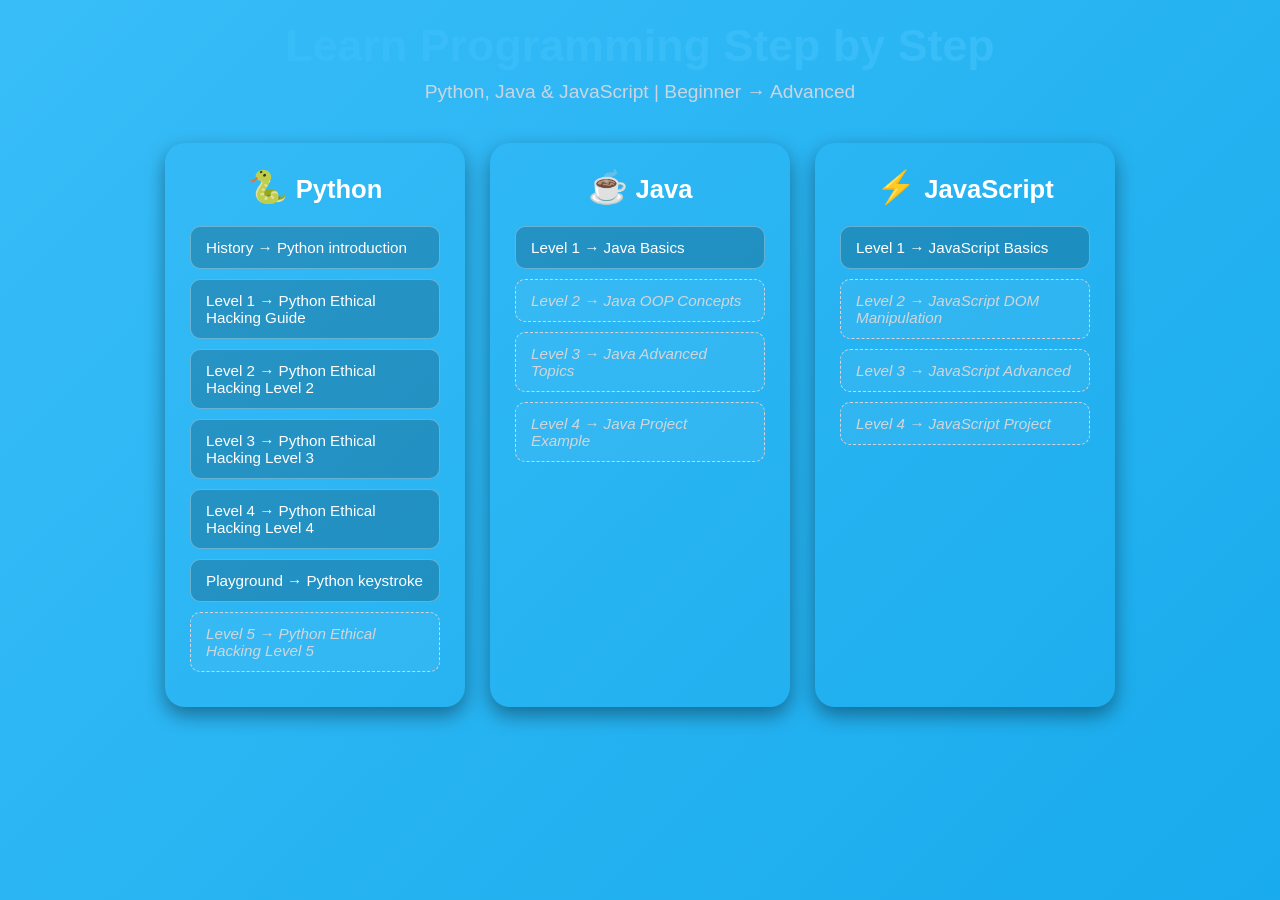
<file: index.html>
<!DOCTYPE html>
<html lang="en">
<head>
<meta charset="UTF-8">
<meta name="viewport" content="width=device-width, initial-scale=1.0">
<title>Programming Lessons</title>
<link rel="stylesheet" href="style.css">
</head>
<body>

<header class="landing-header">
    <h1>Learn Programming Step by Step</h1>
    <p>Python, Java & JavaScript | Beginner → Advanced</p>
</header>

<div id="lessons-container" class="cards-container">
    <!-- JS will dynamically insert lesson cards -->
</div>

<script src="script.js"></script>
</body>
</html>
</file>
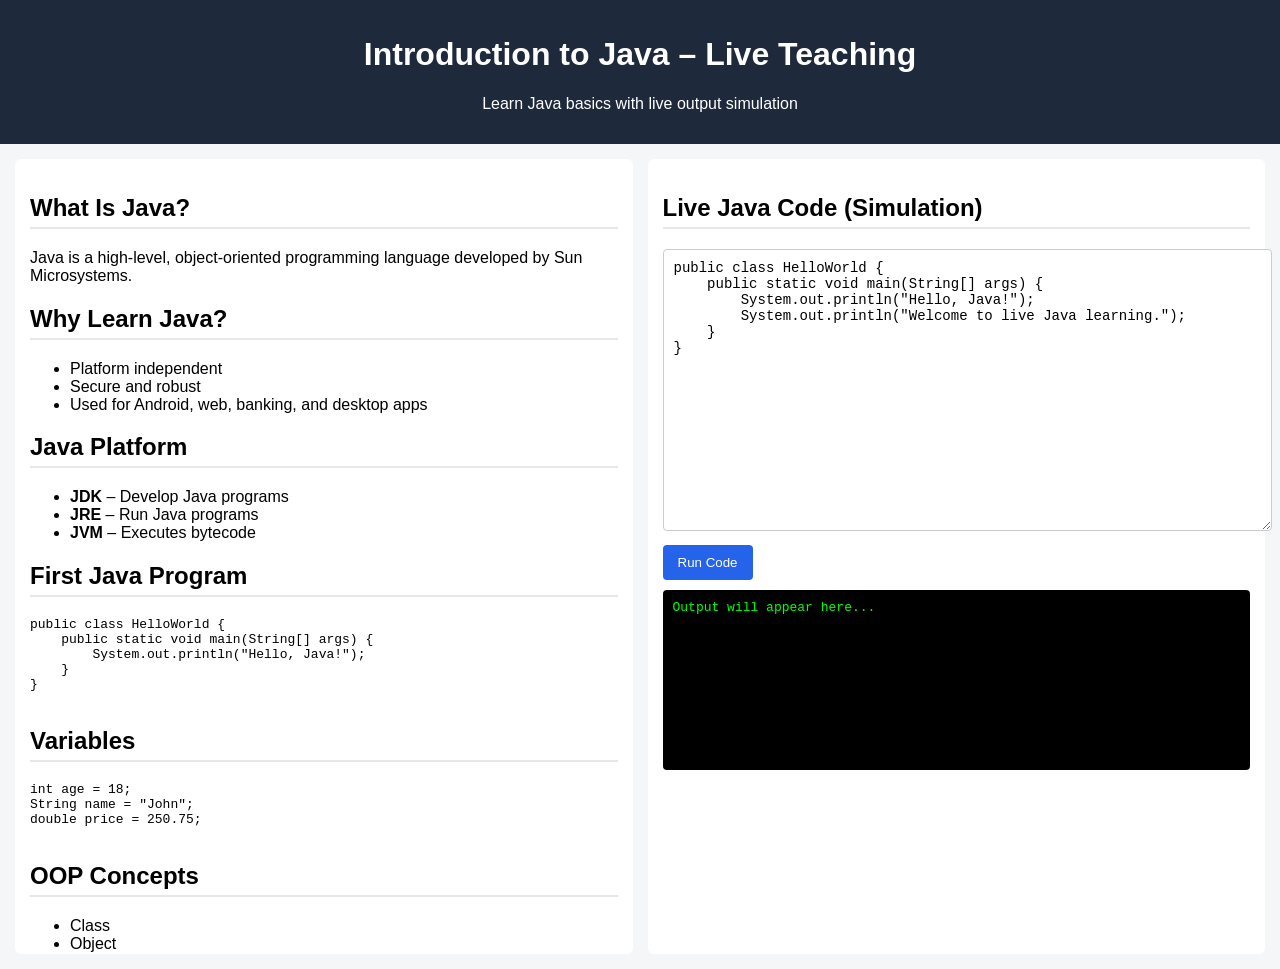
<file: lessons/java/introduction.html>
<!DOCTYPE html>
<html lang="en">
<head>
<meta charset="UTF-8">
<title>Introduction to Java – Live Teaching</title>
<style>
    body {
        font-family: Arial, sans-serif;
        margin: 0;
        background: #f4f6f8;
    }
    header {
        background: #1e293b;
        color: white;
        padding: 15px;
        text-align: center;
    }
    .container {
        display: flex;
        gap: 15px;
        padding: 15px;
    }
    .lesson {
        width: 50%;
        background: white;
        padding: 15px;
        border-radius: 6px;
        overflow-y: auto;
        max-height: 85vh;
    }
    .editor {
        width: 50%;
        background: white;
        padding: 15px;
        border-radius: 6px;
    }
    textarea {
        width: 100%;
        height: 260px;
        font-family: monospace;
        font-size: 14px;
        padding: 10px;
        border-radius: 4px;
        border: 1px solid #ccc;
    }
    button {
        background: #2563eb;
        color: white;
        border: none;
        padding: 10px 15px;
        margin-top: 10px;
        border-radius: 4px;
        cursor: pointer;
    }
    button:hover {
        background: #1d4ed8;
    }
    .output {
        background: #000;
        color: #0f0;
        padding: 10px;
        margin-top: 10px;
        height: 160px;
        overflow-y: auto;
        font-family: monospace;
        border-radius: 4px;
    }
    h2 {
        border-bottom: 2px solid #e5e7eb;
        padding-bottom: 5px;
    }
    code {
        background: #e5e7eb;
        padding: 2px 4px;
        border-radius: 4px;
    }
</style>
</head>

<body>

<header>
    <h1>Introduction to Java – Live Teaching</h1>
    <p>Learn Java basics with live output simulation</p>
</header>

<div class="container">

    <!-- LESSON AREA -->
    <div class="lesson">
        <h2>What Is Java?</h2>
        <p>Java is a high-level, object-oriented programming language developed by Sun Microsystems.</p>

        <h2>Why Learn Java?</h2>
        <ul>
            <li>Platform independent</li>
            <li>Secure and robust</li>
            <li>Used for Android, web, banking, and desktop apps</li>
        </ul>

        <h2>Java Platform</h2>
        <ul>
            <li><b>JDK</b> – Develop Java programs</li>
            <li><b>JRE</b> – Run Java programs</li>
            <li><b>JVM</b> – Executes bytecode</li>
        </ul>

        <h2>First Java Program</h2>
        <pre>
public class HelloWorld {
    public static void main(String[] args) {
        System.out.println("Hello, Java!");
    }
}
        </pre>

        <h2>Variables</h2>
        <pre>
int age = 18;
String name = "John";
double price = 250.75;
        </pre>

        <h2>OOP Concepts</h2>
        <ul>
            <li>Class</li>
            <li>Object</li>
            <li>Inheritance</li>
            <li>Encapsulation</li>
            <li>Polymorphism</li>
        </ul>
    </div>

    <!-- EDITOR AREA -->
    <div class="editor">
        <h2>Live Java Code (Simulation)</h2>

        <textarea id="code">
public class HelloWorld {
    public static void main(String[] args) {
        System.out.println("Hello, Java!");
        System.out.println("Welcome to live Java learning.");
    }
}
        </textarea>

        <button onclick="runJava()">Run Code</button>

        <div class="output" id="output">
            Output will appear here...
        </div>
    </div>

</div>

<script>
function runJava() {
    const code = document.getElementById("code").value;
    const outputDiv = document.getElementById("output");
    outputDiv.innerHTML = "";

    const regex = /System\.out\.println\s*\(\s*"([^"]*)"\s*\)/g;
    let match;
    let found = false;

    while ((match = regex.exec(code)) !== null) {
        found = true;
        outputDiv.innerHTML += match[1] + "<br>";
    }

    if (!found) {
        outputDiv.innerHTML = "No output detected. Use System.out.println().";
    }
}
</script>

</body>
                        </html>
</file>
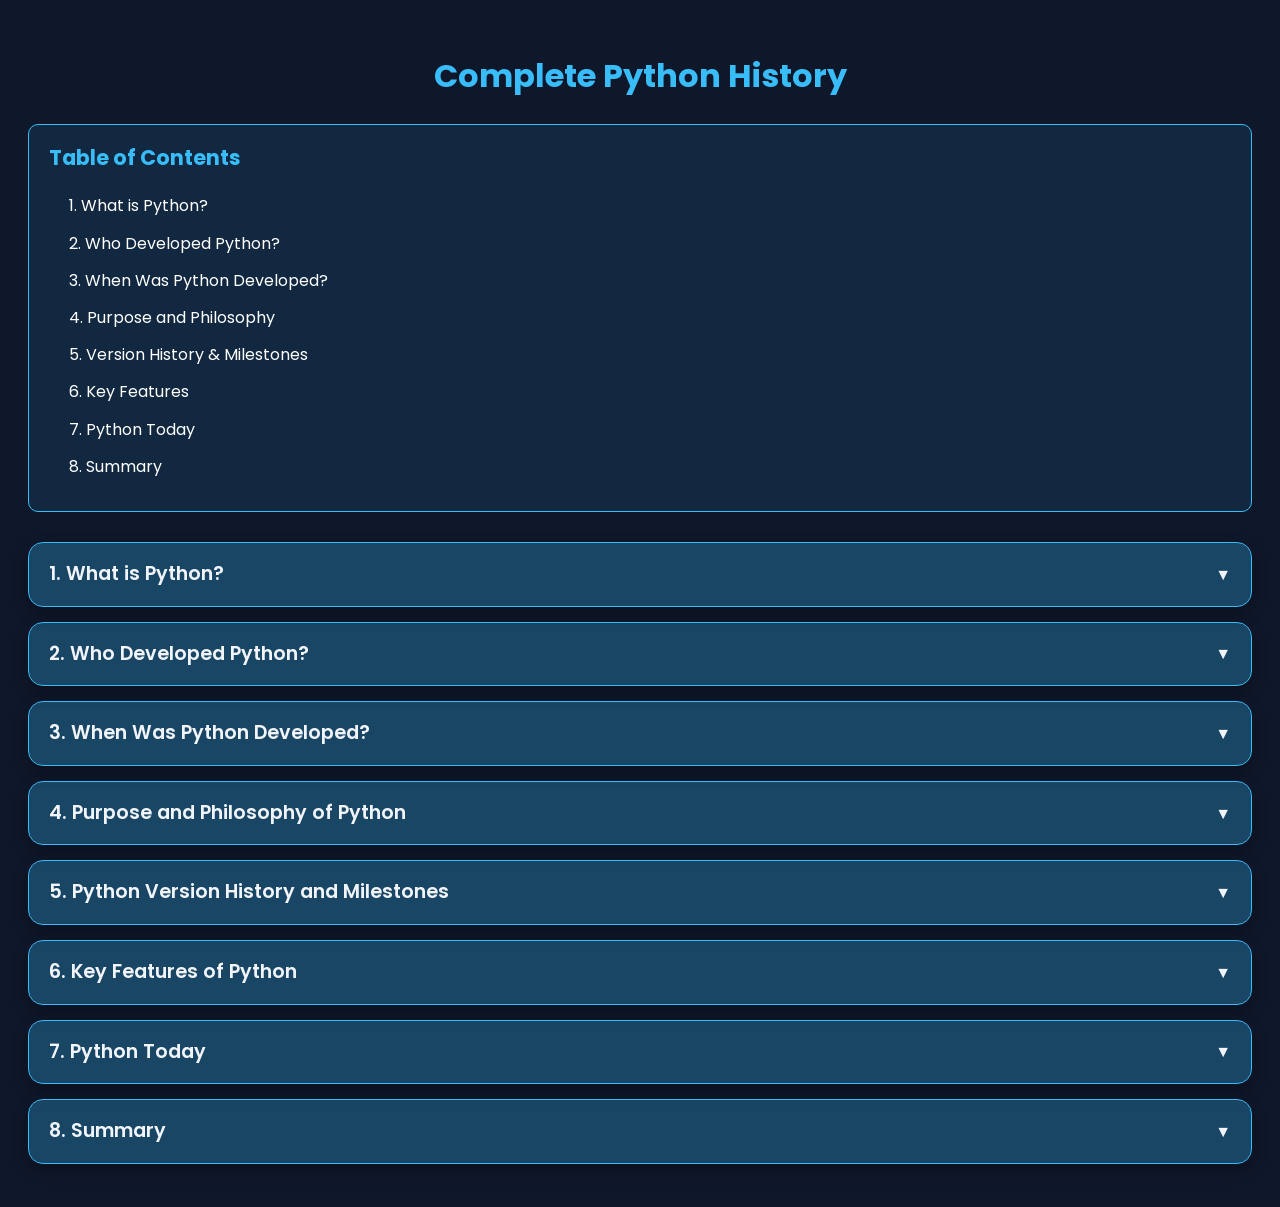
<file: lessons/python/introduction.html>
<!DOCTYPE html>
<html lang="en">
<head>
<meta charset="UTF-8">
<meta name="viewport" content="width=device-width, initial-scale=1.0">
<title>Complete Python History</title>
<link href="https://fonts.googleapis.com/css2?family=Poppins:wght@400;600&display=swap" rel="stylesheet">
<style>
body {
    font-family: 'Poppins', sans-serif;
    background: #0f172a;
    color: #f1f5f9;
    padding: 20px;
    line-height: 1.7;
    scroll-behavior: smooth;
}

h1 {
    text-align: center;
    margin-bottom: 20px;
    color: #38bdf8;
}

.toc {
    background: rgba(56,189,248,0.1);
    border: 1px solid #38bdf8;
    border-radius: 10px;
    padding: 15px 20px;
    margin-bottom: 30px;
}

.toc h2 {
    margin-top: 0;
    color: #38bdf8;
    font-size: 1.3rem;
}

.toc ul {
    list-style: none;
    padding-left: 0;
}

.toc li {
    margin-bottom: 10px;
}

.toc a {
    color: #ffffff;
    text-decoration: none;
    transition: color 0.3s;
}

.toc a:hover {
    color: #38bdf8;
}

.section {
    background: rgba(56, 189, 248, 0.1);
    border: 1px solid #38bdf8;
    border-radius: 15px;
    margin-bottom: 15px;
    box-shadow: 0 6px 15px rgba(0,0,0,0.3);
    overflow: hidden;
    transition: all 0.3s ease;
}

.section-header {
    padding: 15px 20px;
    cursor: pointer;
    font-weight: 600;
    font-size: 1.2rem;
    background: rgba(56,189,248,0.2);
    display: flex;
    justify-content: space-between;
    align-items: center;
}

.section-header:hover {
    background: rgba(56,189,248,0.3);
}

.section-header::after {
    content: "▼";
    font-size: 1rem;
    transition: transform 0.3s;
}

.section-header.active::after {
    transform: rotate(-180deg);
}

.section-content {
    max-height: 0;
    overflow: hidden;
    padding: 0 20px;
    transition: max-height 0.4s ease, padding 0.3s ease;
}

.section-content p, .section-content ul {
    margin-bottom: 15px;
}

.section-content.show {
    padding: 15px 20px;
}

ul {
    margin-left: 20px;
}

@media (max-width: 768px) {
    body {
        padding: 10px;
    }
    .section-header {
        font-size: 1.1rem;
    }
}
</style>
</head>
<body>

<h1>Complete Python History</h1>

<!-- Table of Contents -->
<div class="toc">
    <h2>Table of Contents</h2>
    <ul>
        <li><a href="#what-is-python">1. What is Python?</a></li>
        <li><a href="#who-developed">2. Who Developed Python?</a></li>
        <li><a href="#when-developed">3. When Was Python Developed?</a></li>
        <li><a href="#purpose">4. Purpose and Philosophy</a></li>
        <li><a href="#milestones">5. Version History & Milestones</a></li>
        <li><a href="#features">6. Key Features</a></li>
        <li><a href="#today">7. Python Today</a></li>
        <li><a href="#summary">8. Summary</a></li>
    </ul>
</div>

<div class="section" id="what-is-python">
    <div class="section-header">1. What is Python?</div>
    <div class="section-content">
        <p>Python is a high-level, interpreted programming language known for its simplicity, readability, and versatility. It supports multiple programming paradigms such as procedural, object-oriented, and functional programming. Python is widely used in web development, data science, artificial intelligence, automation, scientific computing, and education.</p>
    </div>
</div>

<div class="section" id="who-developed">
    <div class="section-header">2. Who Developed Python?</div>
    <div class="section-content">
        <p>Python was created by <strong>Guido van Rossum</strong>, a Dutch programmer. He began working on Python in December 1989 while at the Centrum Wiskunde & Informatica (CWI) in the Netherlands. Guido aimed to create a language that combined the readability of ABC with powerful programming capabilities.</p>
    </div>
</div>

<div class="section" id="when-developed">
    <div class="section-header">3. When Was Python Developed?</div>
    <div class="section-content">
        <ul>
            <li>Development started: <strong>December 1989</strong></li>
            <li>First public release: Python 0.9.0 in <strong>February 1991</strong></li>
            <li>Python 1.0: <strong>January 1994</strong></li>
            <li>Python 2.0: <strong>October 2000</strong></li>
            <li>Python 3.0: <strong>December 2008</strong></li>
            <li>Python 3 latest versions: <strong>3.12.x (2025)</strong></li>
        </ul>
    </div>
</div>

<div class="section" id="purpose">
    <div class="section-header">4. Purpose and Philosophy of Python</div>
    <div class="section-content">
        <ul>
            <li><strong>Readability:</strong> Code should be easy to understand and maintain.</li>
            <li><strong>Ease of Learning:</strong> Beginner-friendly with minimal syntax.</li>
            <li><strong>Versatility:</strong> Useful for scripting, web apps, AI, data science, and more.</li>
            <li><strong>Extensibility:</strong> Can interface with C, C++, Java, and other languages.</li>
            <li><strong>Community-driven:</strong> Emphasis on open-source development.</li>
        </ul>
        <p>Python follows the philosophy summarized in the <em>Zen of Python</em>, which includes principles like “Simple is better than complex” and “Readability counts.”</p>
    </div>
</div>

<div class="section" id="milestones">
    <div class="section-header">5. Python Version History and Milestones</div>
    <div class="section-content">
        <ul>
            <li><strong>0.9.0 (1991):</strong> First release with functions, exception handling, core data types, and modules.</li>
            <li><strong>1.0 (1994):</strong> Introduced tools like lambda, map, filter, and reduce functions.</li>
            <li><strong>1.5 (1997):</strong> Improved standard library and added new modules.</li>
            <li><strong>2.0 (2000):</strong> Added list comprehensions, garbage collection, Unicode support.</li>
            <li><strong>2.7 (2010):</strong> Last major Python 2 release, extended support until 2020.</li>
            <li><strong>3.0 (2008):</strong> Major redesign: print() function, Unicode by default, improved division.</li>
            <li><strong>3.1 - 3.11:</strong> Added async/await (3.5), f-strings (3.6), data classes (3.7), type hints, pattern matching (3.10), performance improvements.</li>
            <li><strong>3.12 (2025):</strong> Latest stable version with optimizations, enhanced typing, and security improvements.</li>
        </ul>
    </div>
</div>

<div class="section" id="features">
    <div class="section-header">6. Key Features of Python</div>
    <div class="section-content">
        <ul>
            <li>Interpreted language</li>
            <li>Dynamic typing</li>
            <li>Automatic memory management</li>
            <li>Extensive standard library</li>
            <li>Cross-platform compatibility</li>
            <li>Supports OOP, functional, and procedural programming</li>
            <li>Large ecosystem: frameworks, tools, and packages</li>
        </ul>
    </div>
</div>

<div class="section" id="today">
    <div class="section-header">7. Python Today</div>
    <div class="section-content">
        <ul>
            <li>Web development (Django, Flask)</li>
            <li>Data science and machine learning (Pandas, NumPy, scikit-learn, TensorFlow, PyTorch)</li>
            <li>Automation and scripting</li>
            <li>Software development and testing</li>
            <li>Education for programming beginners</li>
        </ul>
        <p>Python has a strong, vibrant community contributing to thousands of open-source packages and projects, making it a versatile and powerful tool for developers worldwide.</p>
    </div>
</div>

<div class="section" id="summary">
    <div class="section-header">8. Summary</div>
    <div class="section-content">
        <p>From its inception in 1989 to the latest version 3.12, Python has evolved into a globally popular programming language. Its simplicity, readability, versatility, and strong community support make it suitable for beginners and professionals alike, shaping the world of software development, AI, data science, and more.</p>
    </div>
</div>

<script>
const headers = document.querySelectorAll('.section-header');
headers.forEach(header => {
    header.addEventListener('click', () => {
        const content = header.nextElementSibling;
        header.classList.toggle('active');
        content.classList.toggle('show');
        if(content.classList.contains('show')){
            content.style.maxHeight = content.scrollHeight + "px";
        } else {
            content.style.maxHeight = null;
        }
    });
});
</script>

</body>
</html>
</file>
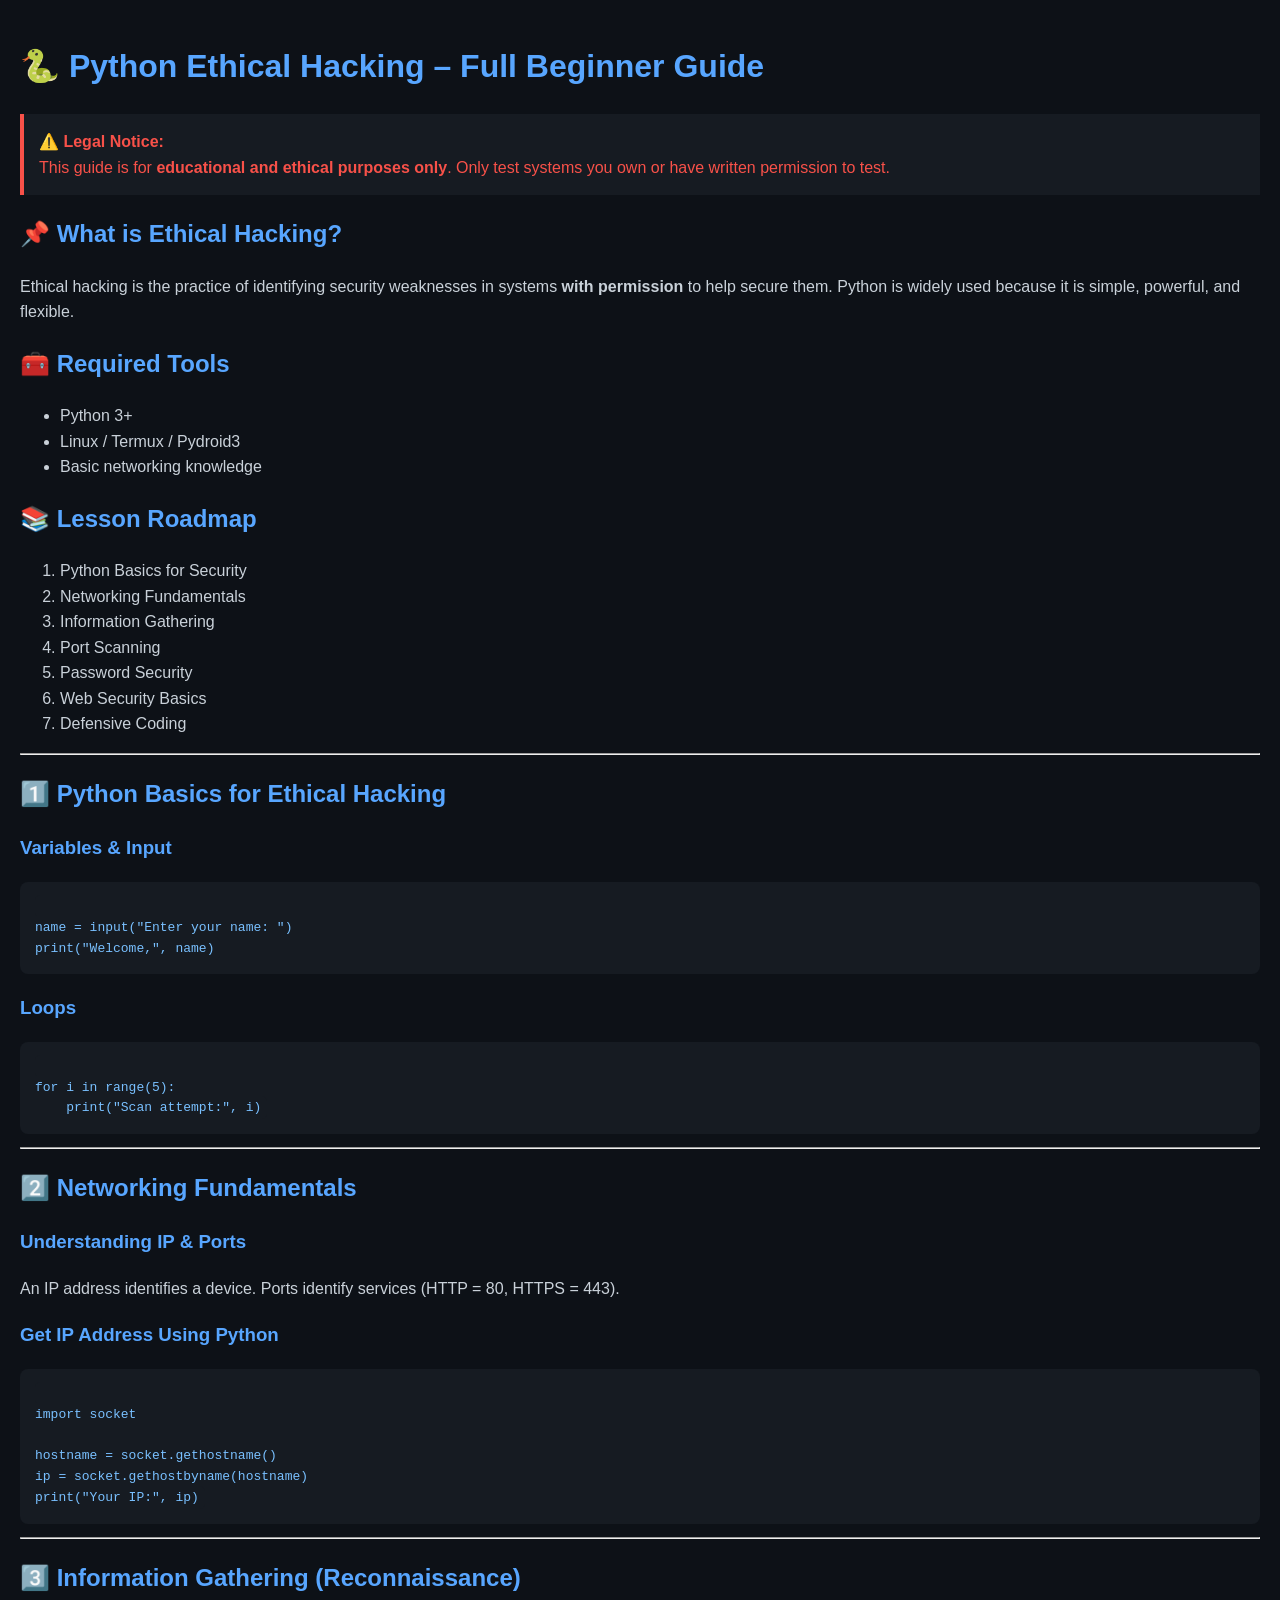
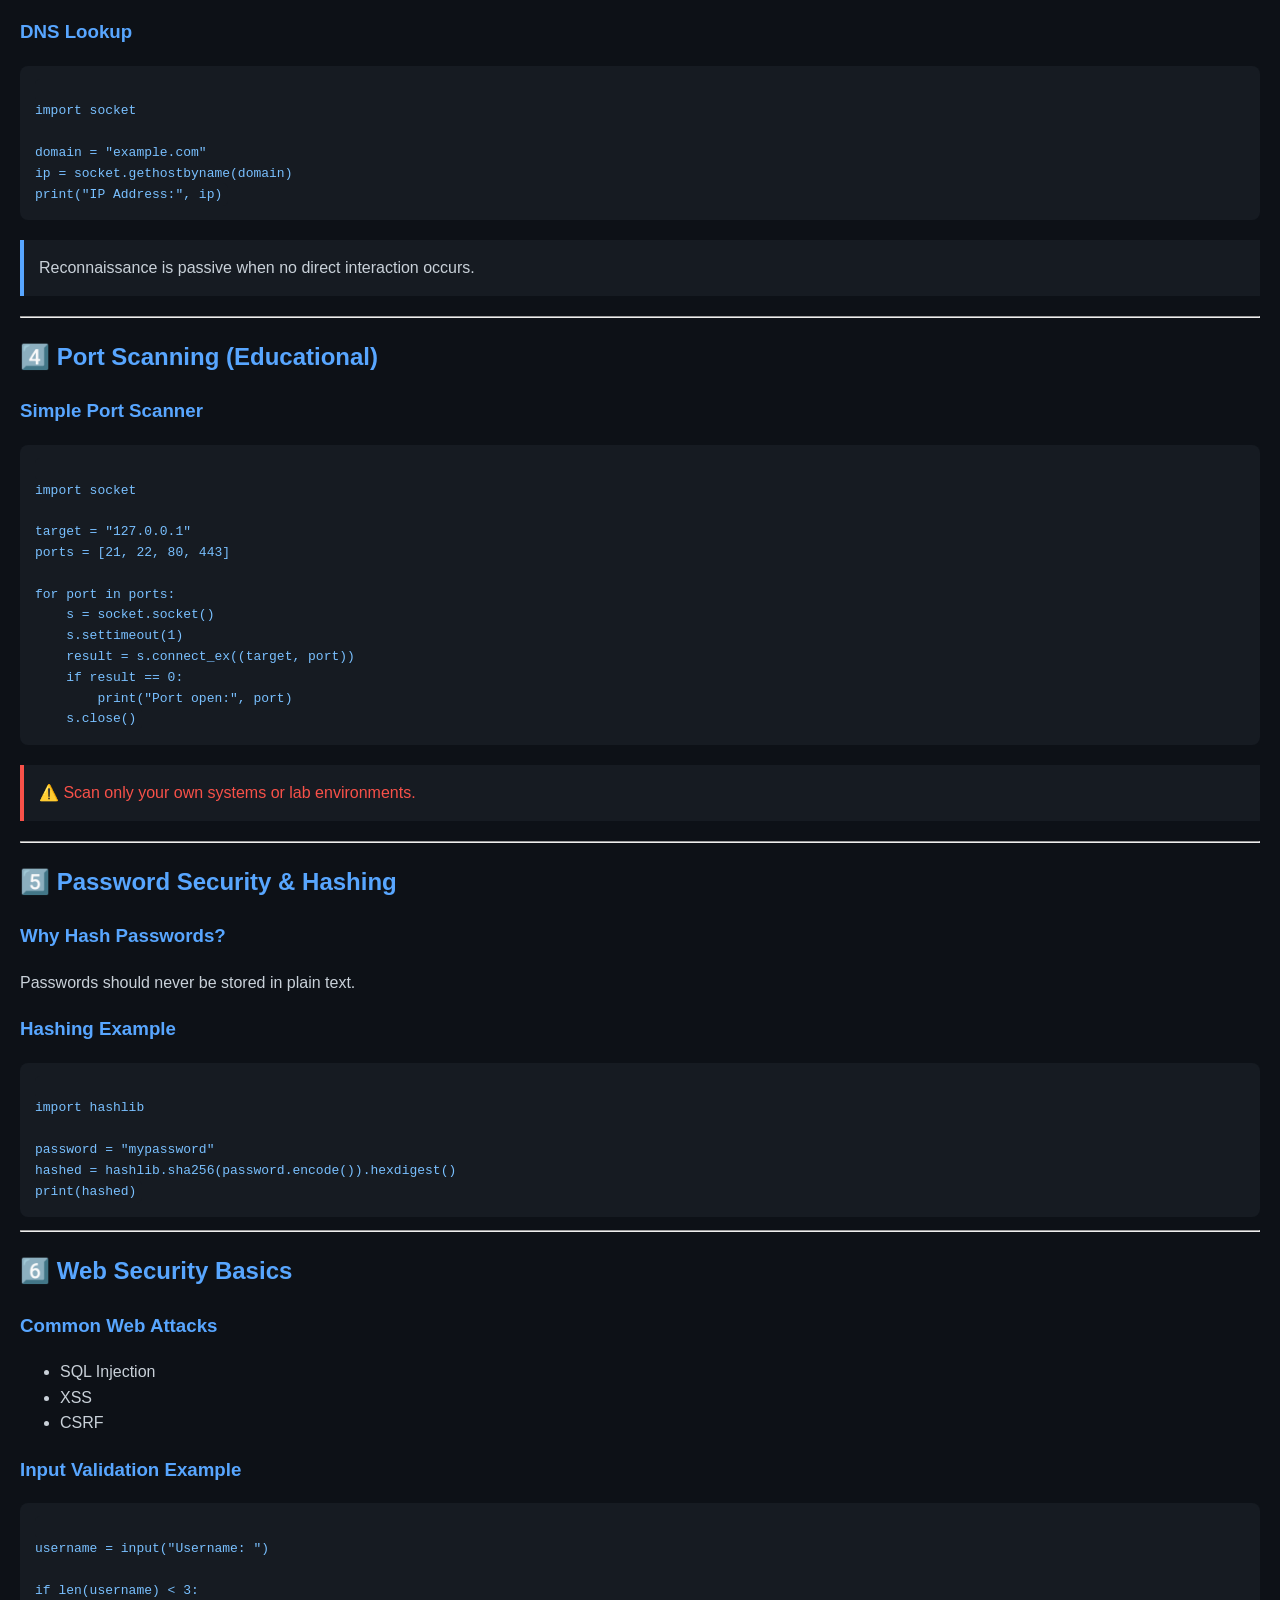
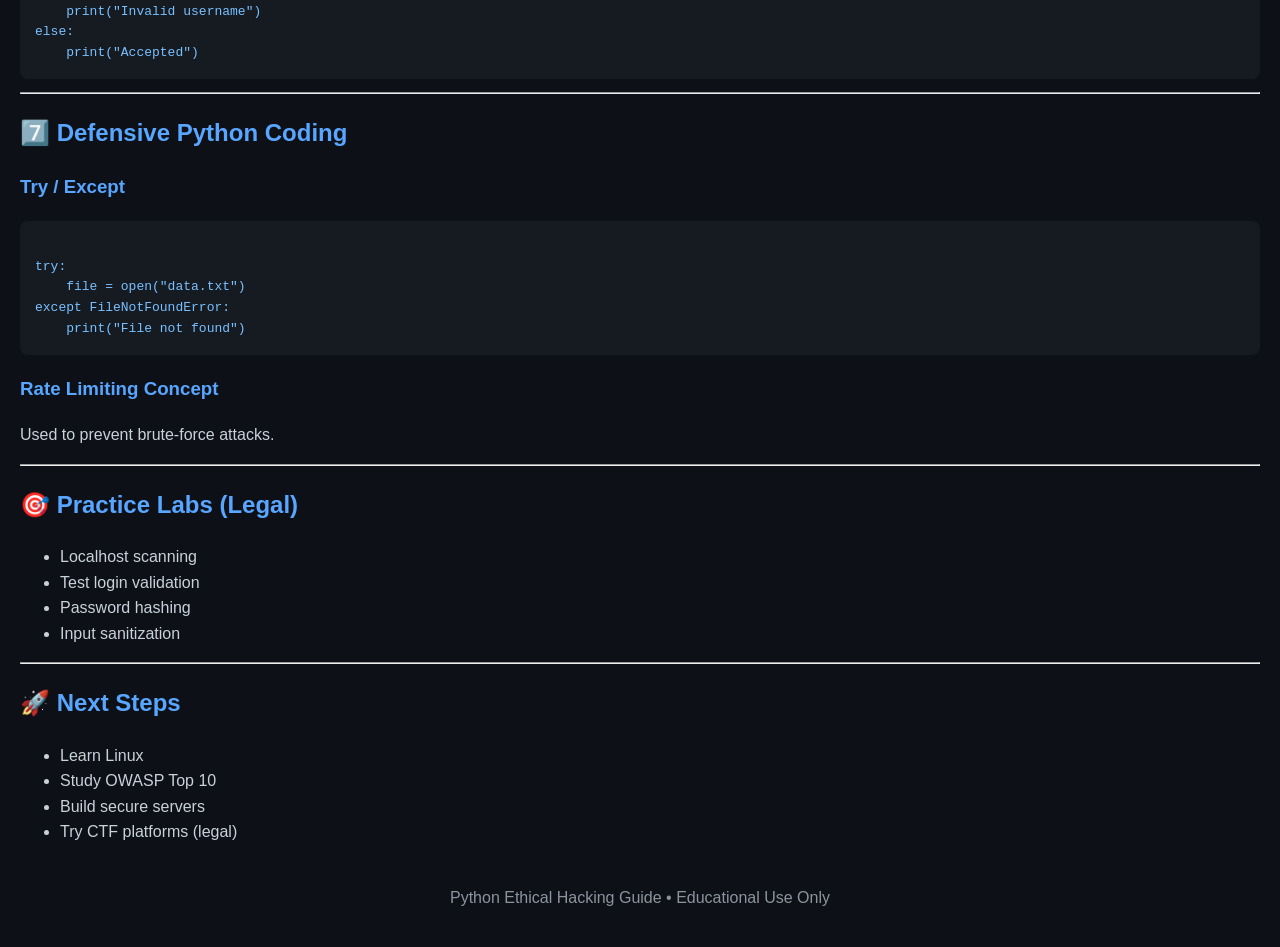
<file: lessons/python/python-ethical-hacking-guide.html>
<!DOCTYPE html>
<html lang="en">
<head>
    <meta charset="UTF-8">
    <title>Python Ethical Hacking Guide</title>
    <meta name="viewport" content="width=device-width, initial-scale=1">
    <style>
        body {
            font-family: Arial, sans-serif;
            background: #0d1117;
            color: #c9d1d9;
            margin: 0;
            padding: 20px;
            line-height: 1.6;
        }
        h1, h2, h3 {
            color: #58a6ff;
        }
        code {
            background: #161b22;
            padding: 4px 6px;
            border-radius: 5px;
            color: #79c0ff;
        }
        pre {
            background: #161b22;
            padding: 15px;
            border-radius: 8px;
            overflow-x: auto;
        }
        .box {
            border-left: 4px solid #58a6ff;
            background: #161b22;
            padding: 15px;
            margin: 20px 0;
        }
        .warning {
            border-left: 4px solid #f85149;
            background: #161b22;
            padding: 15px;
            margin: 20px 0;
            color: #f85149;
        }
        footer {
            margin-top: 40px;
            text-align: center;
            color: #8b949e;
        }
    </style>
</head>
<body>

<h1>🐍 Python Ethical Hacking – Full Beginner Guide</h1>

<div class="warning">
    <strong>⚠️ Legal Notice:</strong><br>
    This guide is for <b>educational and ethical purposes only</b>.
    Only test systems you own or have written permission to test.
</div>

<h2>📌 What is Ethical Hacking?</h2>
<p>
Ethical hacking is the practice of identifying security weaknesses in systems
<b>with permission</b> to help secure them.
Python is widely used because it is simple, powerful, and flexible.
</p>

<h2>🧰 Required Tools</h2>
<ul>
    <li>Python 3+</li>
    <li>Linux / Termux / Pydroid3</li>
    <li>Basic networking knowledge</li>
</ul>

<h2>📚 Lesson Roadmap</h2>
<ol>
    <li>Python Basics for Security</li>
    <li>Networking Fundamentals</li>
    <li>Information Gathering</li>
    <li>Port Scanning</li>
    <li>Password Security</li>
    <li>Web Security Basics</li>
    <li>Defensive Coding</li>
</ol>

<hr>

<h2>1️⃣ Python Basics for Ethical Hacking</h2>

<h3>Variables & Input</h3>
<pre><code>
name = input("Enter your name: ")
print("Welcome,", name)
</code></pre>

<h3>Loops</h3>
<pre><code>
for i in range(5):
    print("Scan attempt:", i)
</code></pre>

<hr>

<h2>2️⃣ Networking Fundamentals</h2>

<h3>Understanding IP & Ports</h3>
<p>
An IP address identifies a device.
Ports identify services (HTTP = 80, HTTPS = 443).
</p>

<h3>Get IP Address Using Python</h3>
<pre><code>
import socket

hostname = socket.gethostname()
ip = socket.gethostbyname(hostname)
print("Your IP:", ip)
</code></pre>

<hr>

<h2>3️⃣ Information Gathering (Reconnaissance)</h2>

<h3>DNS Lookup</h3>
<pre><code>
import socket

domain = "example.com"
ip = socket.gethostbyname(domain)
print("IP Address:", ip)
</code></pre>

<div class="box">
Reconnaissance is passive when no direct interaction occurs.
</div>

<hr>

<h2>4️⃣ Port Scanning (Educational)</h2>

<h3>Simple Port Scanner</h3>
<pre><code>
import socket

target = "127.0.0.1"
ports = [21, 22, 80, 443]

for port in ports:
    s = socket.socket()
    s.settimeout(1)
    result = s.connect_ex((target, port))
    if result == 0:
        print("Port open:", port)
    s.close()
</code></pre>

<div class="warning">
⚠️ Scan only your own systems or lab environments.
</div>

<hr>

<h2>5️⃣ Password Security & Hashing</h2>

<h3>Why Hash Passwords?</h3>
<p>
Passwords should never be stored in plain text.
</p>

<h3>Hashing Example</h3>
<pre><code>
import hashlib

password = "mypassword"
hashed = hashlib.sha256(password.encode()).hexdigest()
print(hashed)
</code></pre>

<hr>

<h2>6️⃣ Web Security Basics</h2>

<h3>Common Web Attacks</h3>
<ul>
    <li>SQL Injection</li>
    <li>XSS</li>
    <li>CSRF</li>
</ul>

<h3>Input Validation Example</h3>
<pre><code>
username = input("Username: ")

if len(username) < 3:
    print("Invalid username")
else:
    print("Accepted")
</code></pre>

<hr>

<h2>7️⃣ Defensive Python Coding</h2>

<h3>Try / Except</h3>
<pre><code>
try:
    file = open("data.txt")
except FileNotFoundError:
    print("File not found")
</code></pre>

<h3>Rate Limiting Concept</h3>
<p>
Used to prevent brute-force attacks.
</p>

<hr>

<h2>🎯 Practice Labs (Legal)</h2>
<ul>
    <li>Localhost scanning</li>
    <li>Test login validation</li>
    <li>Password hashing</li>
    <li>Input sanitization</li>
</ul>

<hr>

<h2>🚀 Next Steps</h2>
<ul>
    <li>Learn Linux</li>
    <li>Study OWASP Top 10</li>
    <li>Build secure servers</li>
    <li>Try CTF platforms (legal)</li>
</ul>

<footer>
    <p>Python Ethical Hacking Guide • Educational Use Only</p>
</footer>

</body>
</html>
</file>
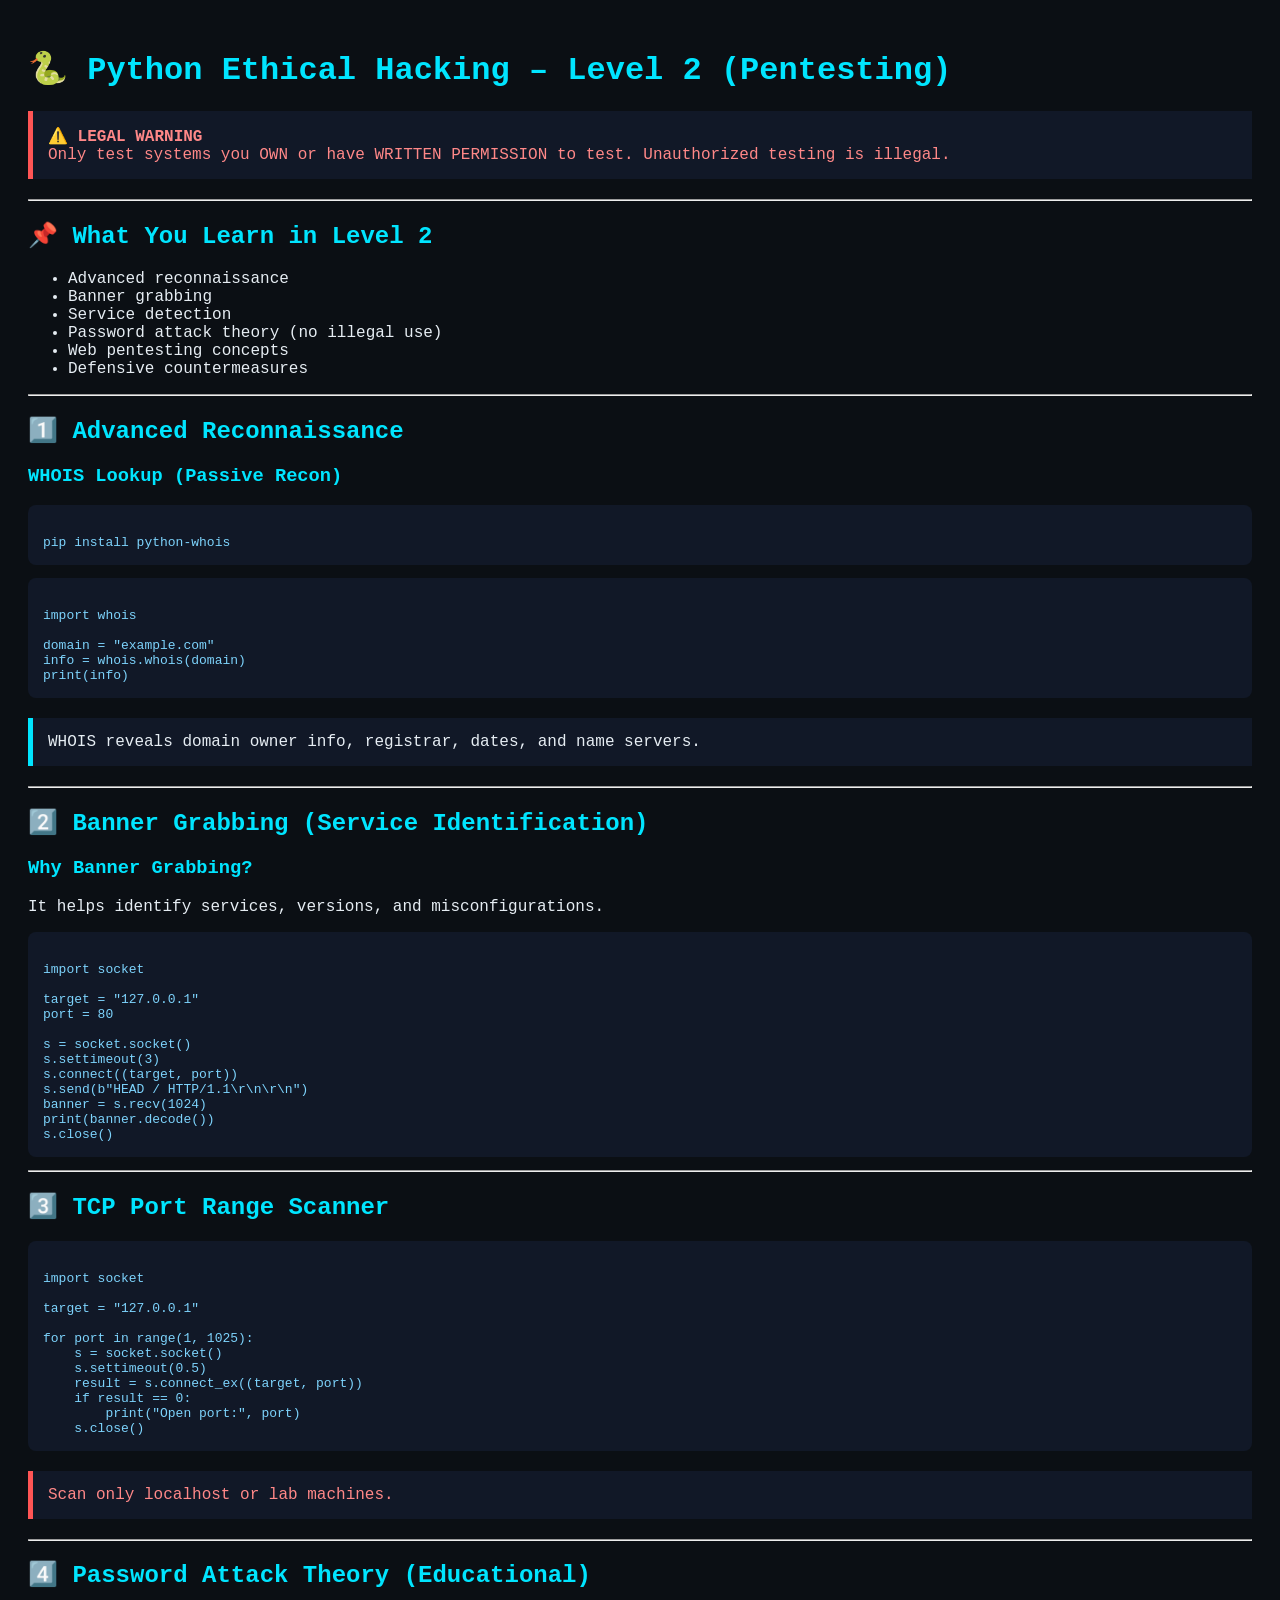
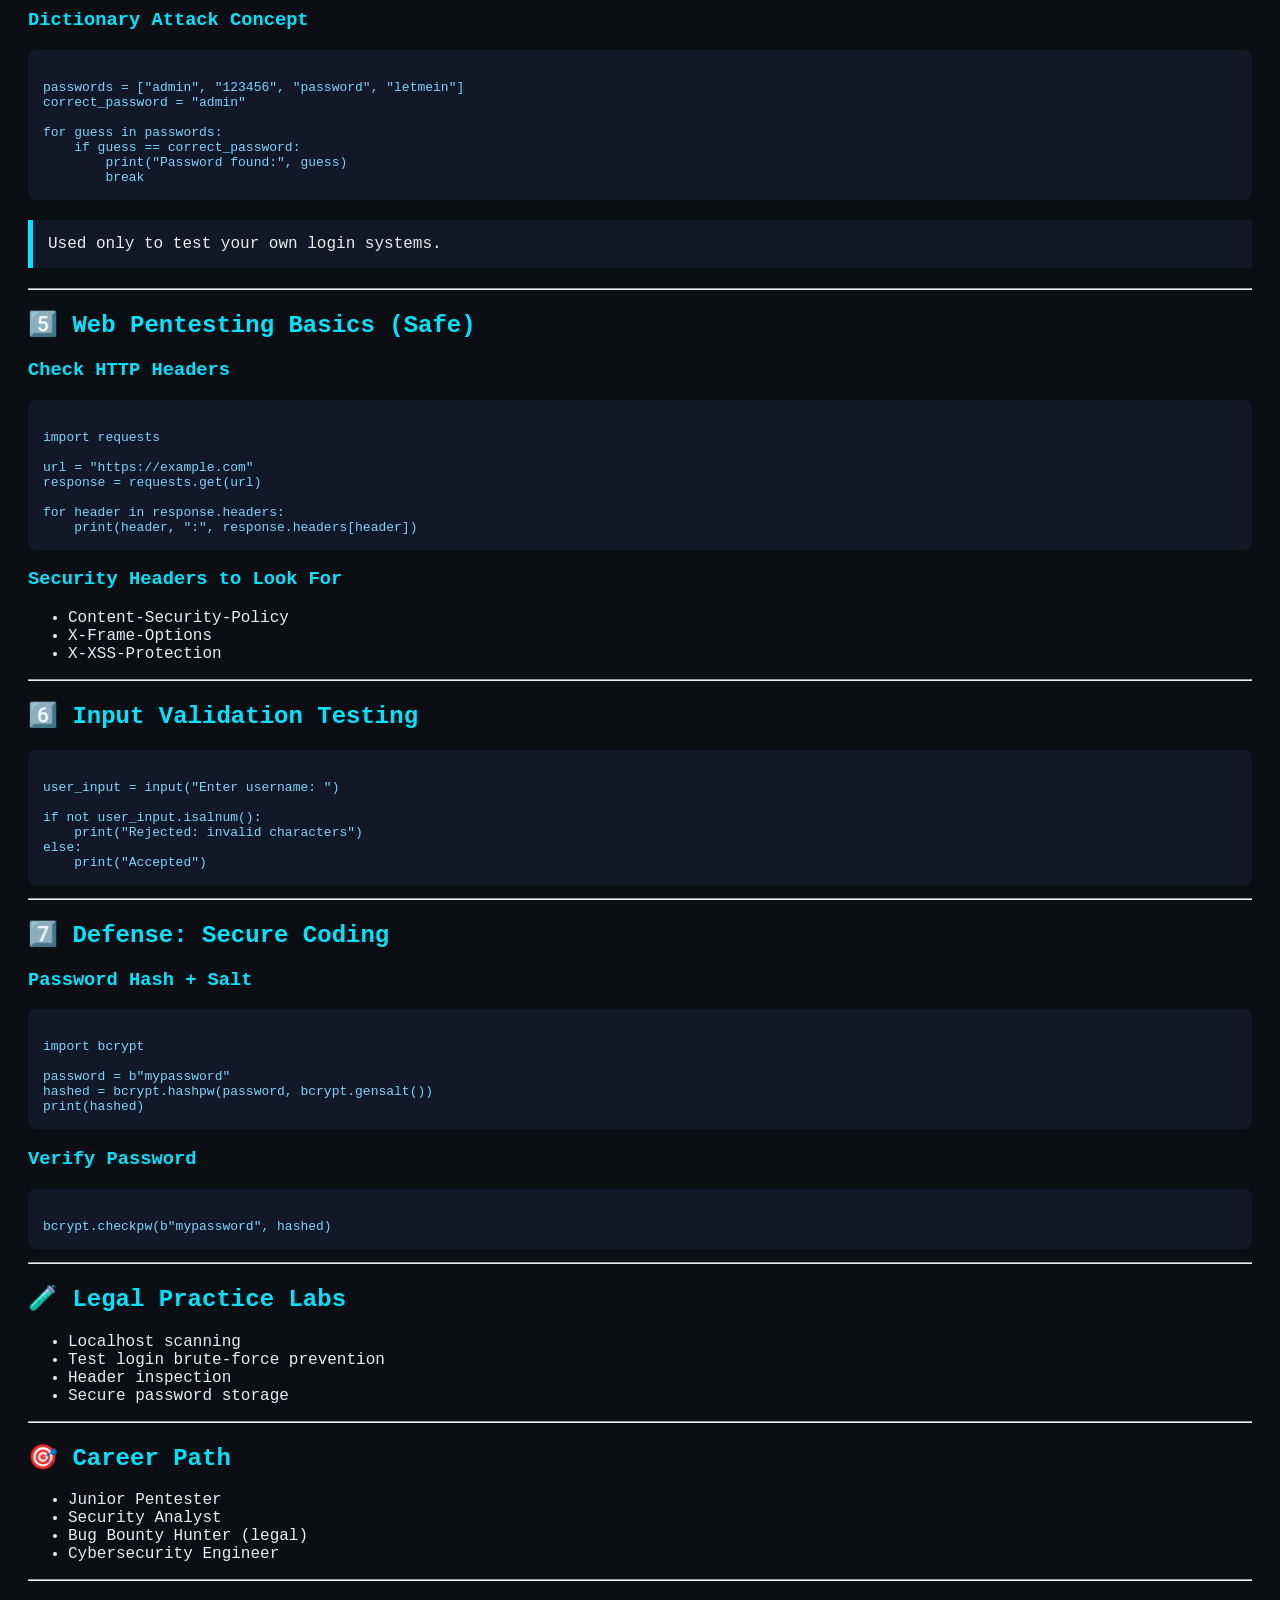
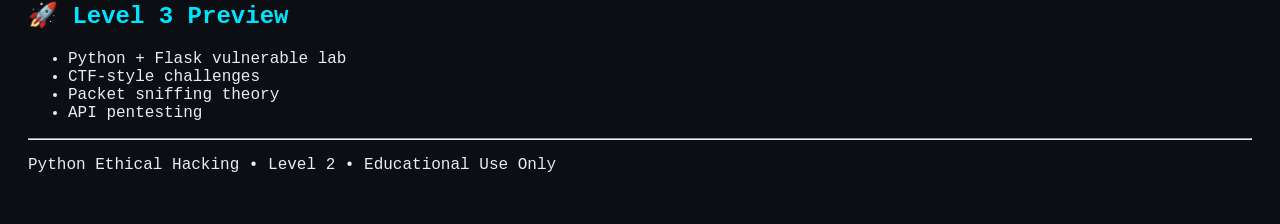
<file: lessons/python/python-ethical-hacking-level2.html>
<!DOCTYPE html>
<html lang="en">
<head>
<meta charset="UTF-8">
<title>Python Ethical Hacking – Level 2</title>
<meta name="viewport" content="width=device-width, initial-scale=1">
<style>
body {
    background:#0b0f14;
    color:#e6edf3;
    font-family: Consolas, monospace;
    padding:20px;
}
h1,h2,h3 { color:#00e5ff; }
pre {
    background:#111827;
    padding:15px;
    border-radius:8px;
    overflow-x:auto;
}
code { color:#7dd3fc; }
.box {
    border-left:5px solid #00e5ff;
    padding:15px;
    background:#111827;
    margin:20px 0;
}
.warn {
    border-left:5px solid #ff5555;
    padding:15px;
    background:#111827;
    margin:20px 0;
    color:#ff8888;
}
</style>
</head>

<body>

<h1>🐍 Python Ethical Hacking – Level 2 (Pentesting)</h1>

<div class="warn">
⚠️ <b>LEGAL WARNING</b><br>
Only test systems you OWN or have WRITTEN PERMISSION to test.
Unauthorized testing is illegal.
</div>

<hr>

<h2>📌 What You Learn in Level 2</h2>
<ul>
<li>Advanced reconnaissance</li>
<li>Banner grabbing</li>
<li>Service detection</li>
<li>Password attack theory (no illegal use)</li>
<li>Web pentesting concepts</li>
<li>Defensive countermeasures</li>
</ul>

<hr>

<h2>1️⃣ Advanced Reconnaissance</h2>

<h3>WHOIS Lookup (Passive Recon)</h3>
<pre><code>
pip install python-whois
</code></pre>

<pre><code>
import whois

domain = "example.com"
info = whois.whois(domain)
print(info)
</code></pre>

<div class="box">
WHOIS reveals domain owner info, registrar, dates, and name servers.
</div>

<hr>

<h2>2️⃣ Banner Grabbing (Service Identification)</h2>

<h3>Why Banner Grabbing?</h3>
<p>
It helps identify services, versions, and misconfigurations.
</p>

<pre><code>
import socket

target = "127.0.0.1"
port = 80

s = socket.socket()
s.settimeout(3)
s.connect((target, port))
s.send(b"HEAD / HTTP/1.1\r\n\r\n")
banner = s.recv(1024)
print(banner.decode())
s.close()
</code></pre>

<hr>

<h2>3️⃣ TCP Port Range Scanner</h2>

<pre><code>
import socket

target = "127.0.0.1"

for port in range(1, 1025):
    s = socket.socket()
    s.settimeout(0.5)
    result = s.connect_ex((target, port))
    if result == 0:
        print("Open port:", port)
    s.close()
</code></pre>

<div class="warn">
Scan only localhost or lab machines.
</div>

<hr>

<h2>4️⃣ Password Attack Theory (Educational)</h2>

<h3>Dictionary Attack Concept</h3>

<pre><code>
passwords = ["admin", "123456", "password", "letmein"]
correct_password = "admin"

for guess in passwords:
    if guess == correct_password:
        print("Password found:", guess)
        break
</code></pre>

<div class="box">
Used only to test your own login systems.
</div>

<hr>

<h2>5️⃣ Web Pentesting Basics (Safe)</h2>

<h3>Check HTTP Headers</h3>

<pre><code>
import requests

url = "https://example.com"
response = requests.get(url)

for header in response.headers:
    print(header, ":", response.headers[header])
</code></pre>

<h3>Security Headers to Look For</h3>
<ul>
<li>Content-Security-Policy</li>
<li>X-Frame-Options</li>
<li>X-XSS-Protection</li>
</ul>

<hr>

<h2>6️⃣ Input Validation Testing</h2>

<pre><code>
user_input = input("Enter username: ")

if not user_input.isalnum():
    print("Rejected: invalid characters")
else:
    print("Accepted")
</code></pre>

<hr>

<h2>7️⃣ Defense: Secure Coding</h2>

<h3>Password Hash + Salt</h3>

<pre><code>
import bcrypt

password = b"mypassword"
hashed = bcrypt.hashpw(password, bcrypt.gensalt())
print(hashed)
</code></pre>

<h3>Verify Password</h3>

<pre><code>
bcrypt.checkpw(b"mypassword", hashed)
</code></pre>

<hr>

<h2>🧪 Legal Practice Labs</h2>
<ul>
<li>Localhost scanning</li>
<li>Test login brute-force prevention</li>
<li>Header inspection</li>
<li>Secure password storage</li>
</ul>

<hr>

<h2>🎯 Career Path</h2>
<ul>
<li>Junior Pentester</li>
<li>Security Analyst</li>
<li>Bug Bounty Hunter (legal)</li>
<li>Cybersecurity Engineer</li>
</ul>

<hr>

<h2>🚀 Level 3 Preview</h2>
<ul>
<li>Python + Flask vulnerable lab</li>
<li>CTF-style challenges</li>
<li>Packet sniffing theory</li>
<li>API pentesting</li>
</ul>

<footer>
<hr>
<p>Python Ethical Hacking • Level 2 • Educational Use Only</p>
</footer>

</body>
</html>
</file>
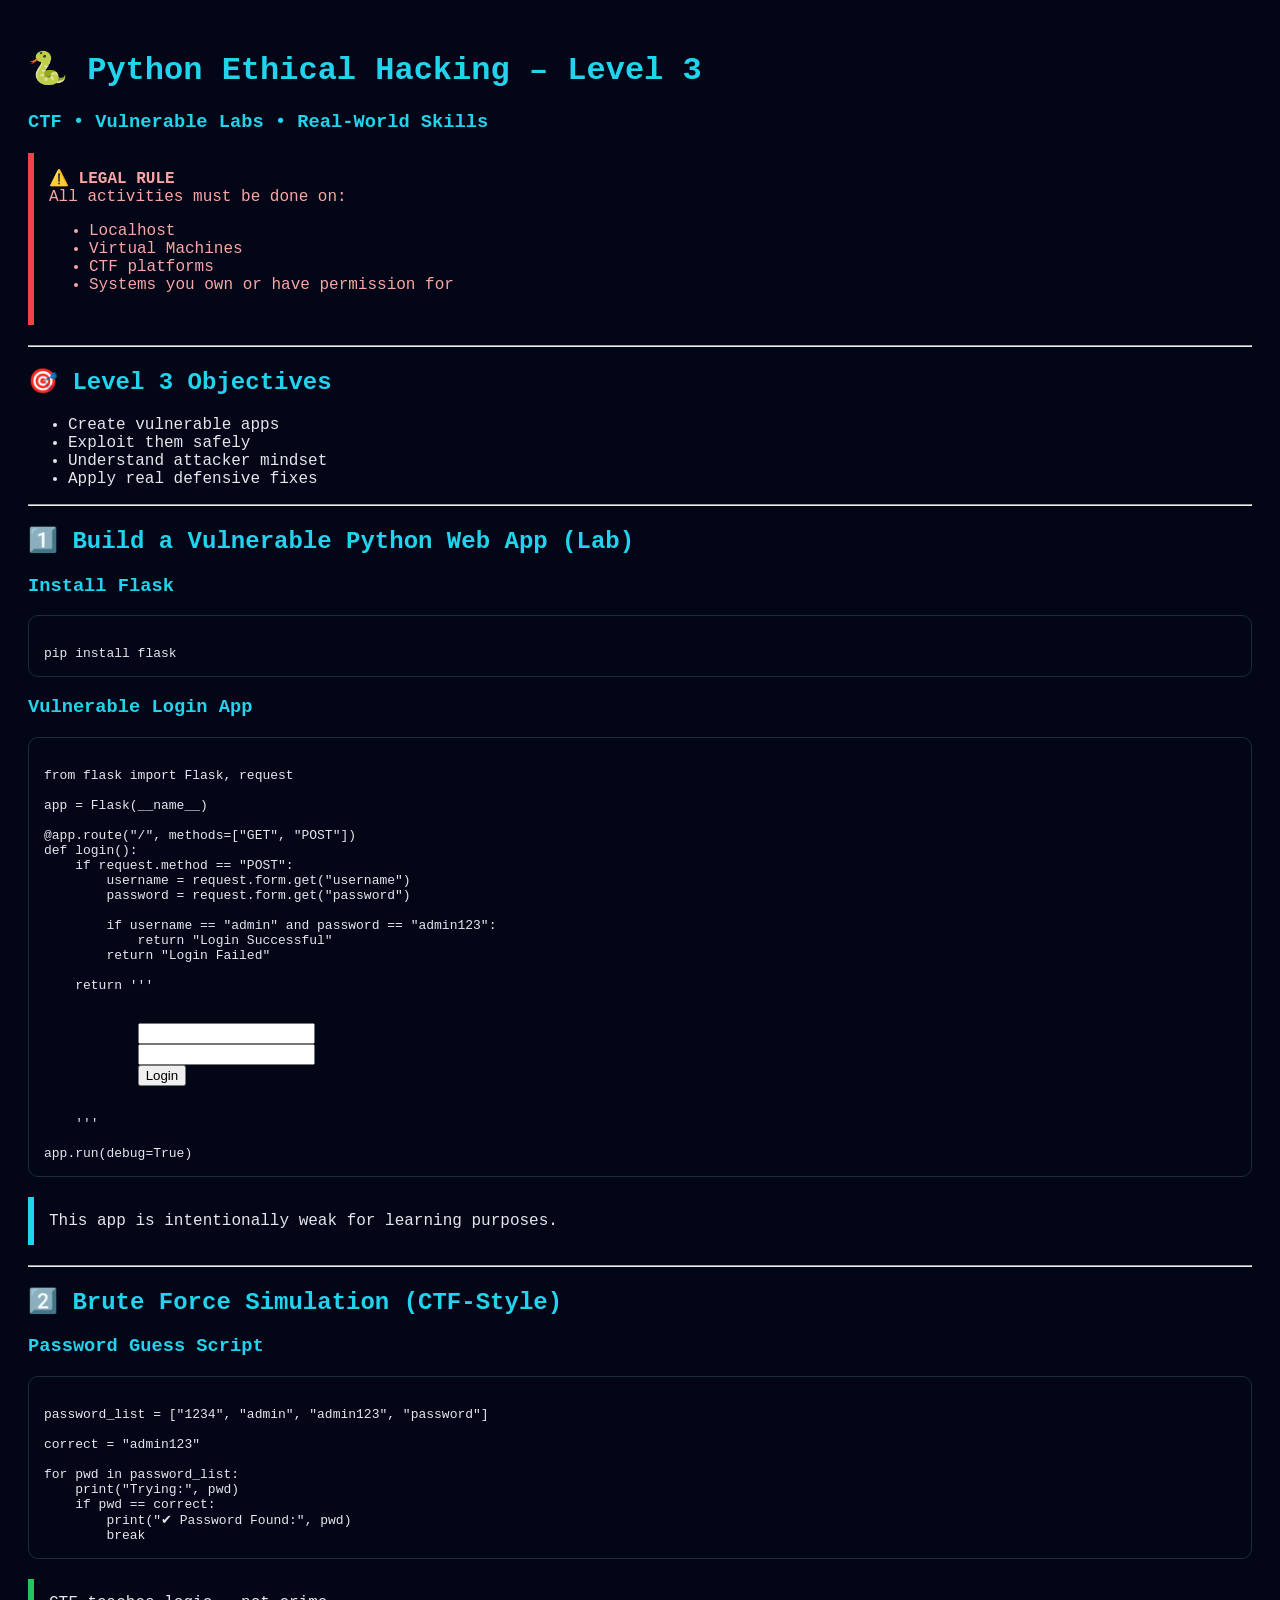
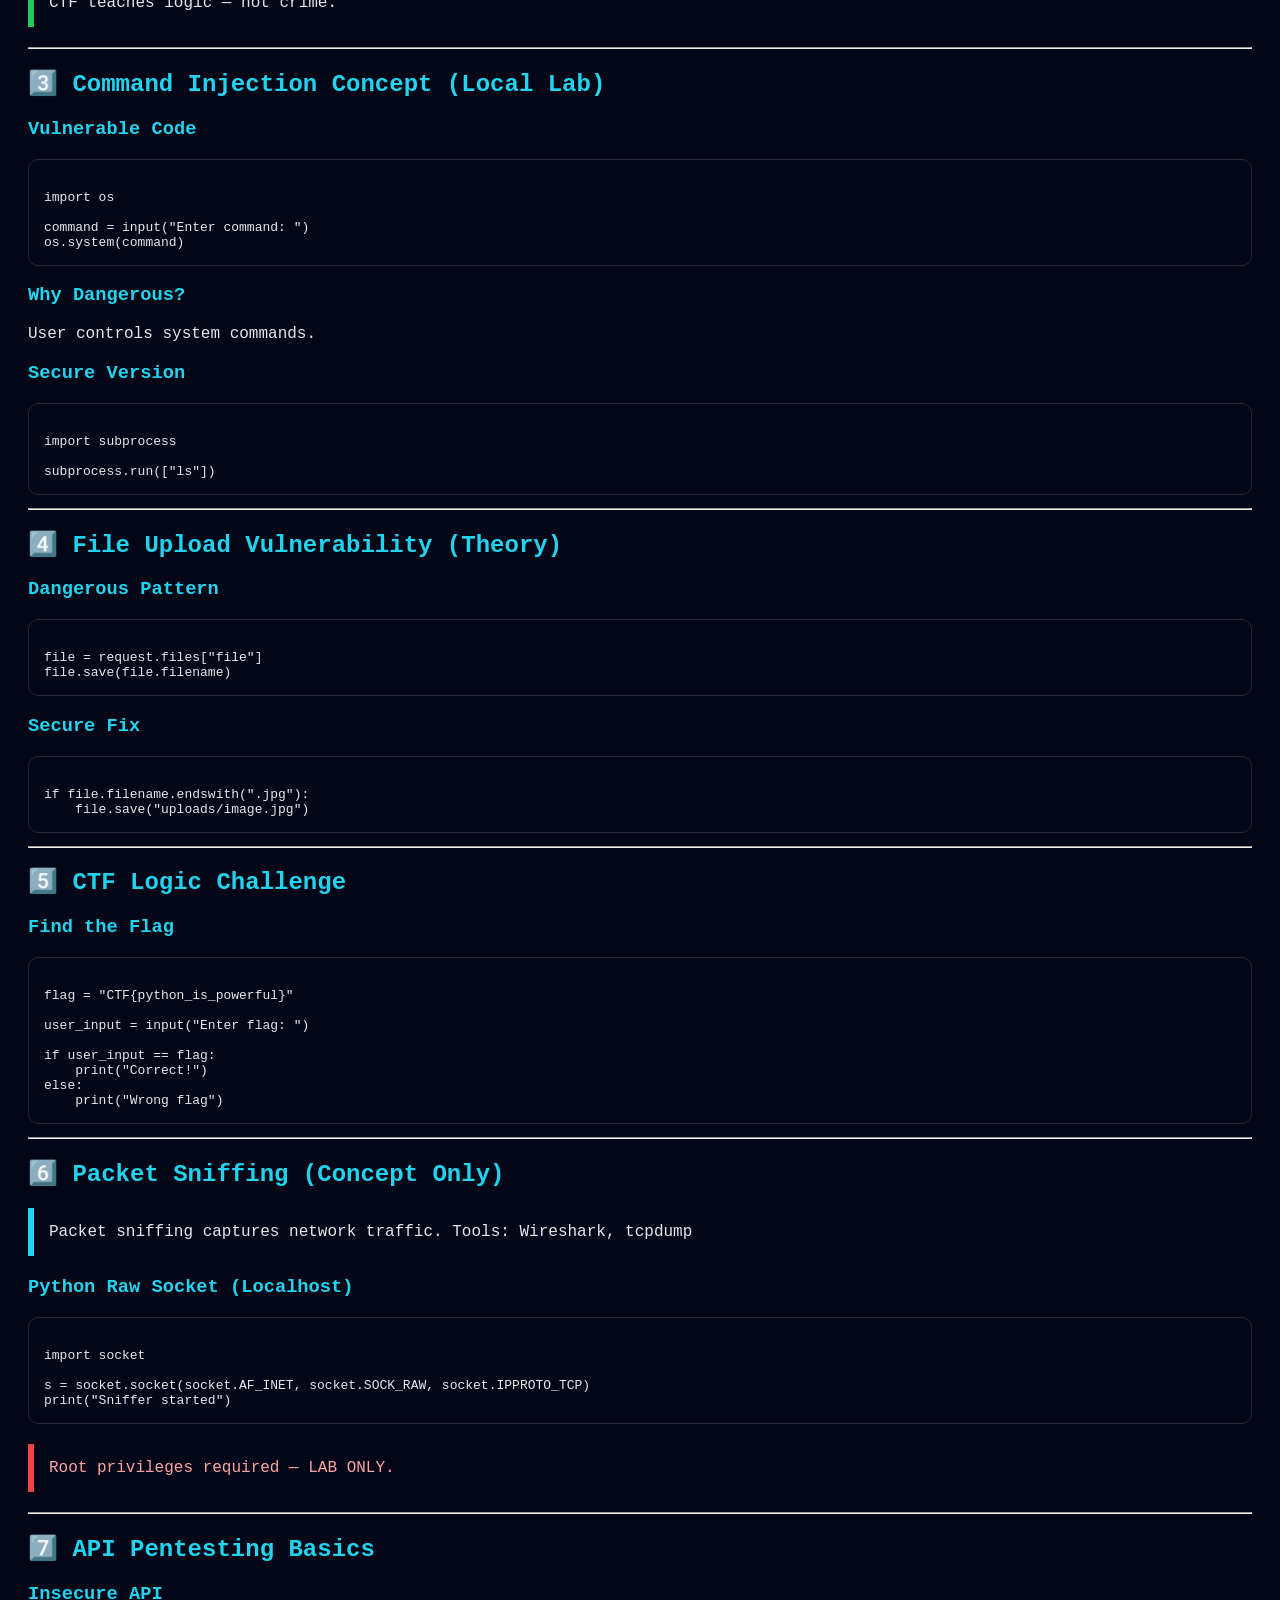
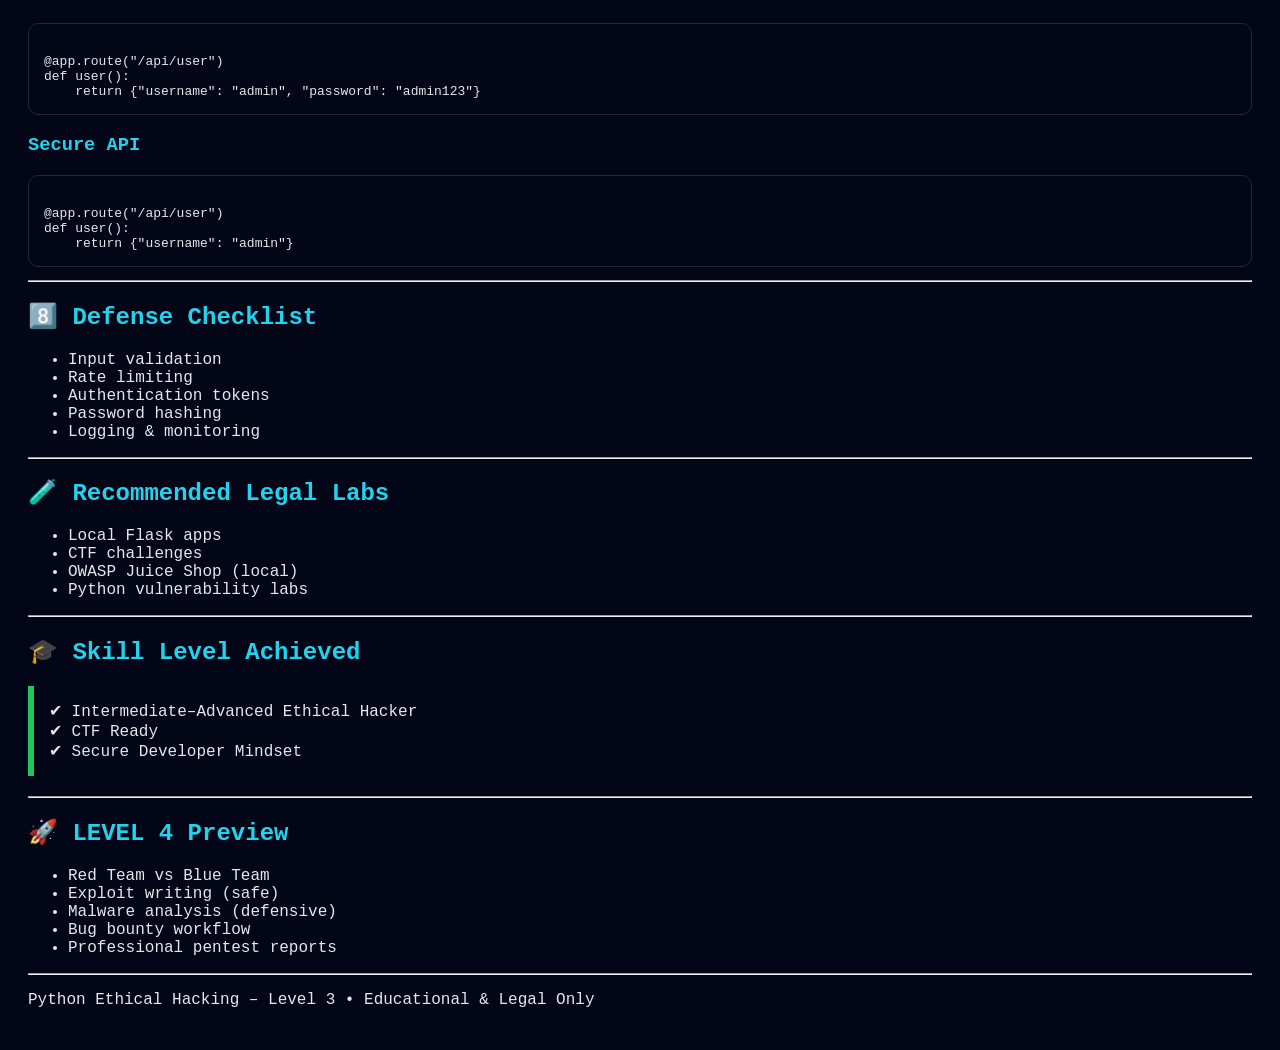
<file: lessons/python/python-ethical-hacking-level3.html>
<!DOCTYPE html>
<html lang="en">
<head>
<meta charset="UTF-8">
<title>Python Ethical Hacking – Level 3</title>
<meta name="viewport" content="width=device-width, initial-scale=1">
<style>
body {
    background:#020617;
    color:#e5e7eb;
    font-family: Consolas, monospace;
    padding:20px;
}
h1,h2,h3 { color:#22d3ee; }
pre {
    background:#020617;
    border:1px solid #1e293b;
    padding:15px;
    border-radius:10px;
    overflow-x:auto;
}
.box {
    border-left:6px solid #22d3ee;
    background:#020617;
    padding:15px;
    margin:20px 0;
}
.warn {
    border-left:6px solid #ef4444;
    background:#020617;
    padding:15px;
    margin:20px 0;
    color:#fca5a5;
}
.success {
    border-left:6px solid #22c55e;
    background:#020617;
    padding:15px;
    margin:20px 0;
}
</style>
</head>

<body>

<h1>🐍 Python Ethical Hacking – Level 3</h1>
<h3>CTF • Vulnerable Labs • Real-World Skills</h3>

<div class="warn">
⚠️ <b>LEGAL RULE</b><br>
All activities must be done on:
<ul>
<li>Localhost</li>
<li>Virtual Machines</li>
<li>CTF platforms</li>
<li>Systems you own or have permission for</li>
</ul>
</div>

<hr>

<h2>🎯 Level 3 Objectives</h2>
<ul>
<li>Create vulnerable apps</li>
<li>Exploit them safely</li>
<li>Understand attacker mindset</li>
<li>Apply real defensive fixes</li>
</ul>

<hr>

<h2>1️⃣ Build a Vulnerable Python Web App (Lab)</h2>

<h3>Install Flask</h3>
<pre><code>
pip install flask
</code></pre>

<h3>Vulnerable Login App</h3>
<pre><code>
from flask import Flask, request

app = Flask(__name__)

@app.route("/", methods=["GET", "POST"])
def login():
    if request.method == "POST":
        username = request.form.get("username")
        password = request.form.get("password")

        if username == "admin" and password == "admin123":
            return "Login Successful"
        return "Login Failed"

    return '''
        <form method="POST">
            <input name="username">
            <input name="password">
            <button>Login</button>
        </form>
    '''

app.run(debug=True)
</code></pre>

<div class="box">
This app is intentionally weak for learning purposes.
</div>

<hr>

<h2>2️⃣ Brute Force Simulation (CTF-Style)</h2>

<h3>Password Guess Script</h3>
<pre><code>
password_list = ["1234", "admin", "admin123", "password"]

correct = "admin123"

for pwd in password_list:
    print("Trying:", pwd)
    if pwd == correct:
        print("✔ Password Found:", pwd)
        break
</code></pre>

<div class="success">
CTF teaches logic — not crime.
</div>

<hr>

<h2>3️⃣ Command Injection Concept (Local Lab)</h2>

<h3>Vulnerable Code</h3>
<pre><code>
import os

command = input("Enter command: ")
os.system(command)
</code></pre>

<h3>Why Dangerous?</h3>
<p>
User controls system commands.
</p>

<h3>Secure Version</h3>
<pre><code>
import subprocess

subprocess.run(["ls"])
</code></pre>

<hr>

<h2>4️⃣ File Upload Vulnerability (Theory)</h2>

<h3>Dangerous Pattern</h3>
<pre><code>
file = request.files["file"]
file.save(file.filename)
</code></pre>

<h3>Secure Fix</h3>
<pre><code>
if file.filename.endswith(".jpg"):
    file.save("uploads/image.jpg")
</code></pre>

<hr>

<h2>5️⃣ CTF Logic Challenge</h2>

<h3>Find the Flag</h3>
<pre><code>
flag = "CTF{python_is_powerful}"

user_input = input("Enter flag: ")

if user_input == flag:
    print("Correct!")
else:
    print("Wrong flag")
</code></pre>

<hr>

<h2>6️⃣ Packet Sniffing (Concept Only)</h2>

<div class="box">
Packet sniffing captures network traffic.
Tools: Wireshark, tcpdump
</div>

<h3>Python Raw Socket (Localhost)</h3>
<pre><code>
import socket

s = socket.socket(socket.AF_INET, socket.SOCK_RAW, socket.IPPROTO_TCP)
print("Sniffer started")
</code></pre>

<div class="warn">
Root privileges required — LAB ONLY.
</div>

<hr>

<h2>7️⃣ API Pentesting Basics</h2>

<h3>Insecure API</h3>
<pre><code>
@app.route("/api/user")
def user():
    return {"username": "admin", "password": "admin123"}
</code></pre>

<h3>Secure API</h3>
<pre><code>
@app.route("/api/user")
def user():
    return {"username": "admin"}
</code></pre>

<hr>

<h2>8️⃣ Defense Checklist</h2>
<ul>
<li>Input validation</li>
<li>Rate limiting</li>
<li>Authentication tokens</li>
<li>Password hashing</li>
<li>Logging & monitoring</li>
</ul>

<hr>

<h2>🧪 Recommended Legal Labs</h2>
<ul>
<li>Local Flask apps</li>
<li>CTF challenges</li>
<li>OWASP Juice Shop (local)</li>
<li>Python vulnerability labs</li>
</ul>

<hr>

<h2>🎓 Skill Level Achieved</h2>

<div class="success">
✔ Intermediate–Advanced Ethical Hacker<br>
✔ CTF Ready<br>
✔ Secure Developer Mindset
</div>

<hr>

<h2>🚀 LEVEL 4 Preview</h2>
<ul>
<li>Red Team vs Blue Team</li>
<li>Exploit writing (safe)</li>
<li>Malware analysis (defensive)</li>
<li>Bug bounty workflow</li>
<li>Professional pentest reports</li>
</ul>

<footer>
<hr>
<p>Python Ethical Hacking – Level 3 • Educational & Legal Only</p>
</footer>

</body>
</html>
</file>
<file: style.css>
/* Reset and general styles */
* {
    margin: 0;
    padding: 0;
    box-sizing: border-box;
    font-family: 'Poppins', sans-serif;
}

body {
    background: linear-gradient(-45deg, #0f172a, #1e293b, #0ea5e9, #38bdf8);
    background-size: 400% 400%;
    animation: gradientBG 15s ease infinite;
    color: #f1f5f9;
    min-height: 100vh;
    padding: 20px;
}

@keyframes gradientBG {
    0% {background-position: 0% 50%;}
    50% {background-position: 100% 50%;}
    100% {background-position: 0% 50%;}
}

.landing-header {
    text-align: center;
    margin-bottom: 40px;
}

.landing-header h1 {
    font-size: 2.8rem;
    color: #38bdf8;
    margin-bottom: 10px;
}

.landing-header p {
    font-size: 1.2rem;
    color: #cbd5e1;
}

/* Cards container */
.cards-container {
    display: flex;
    flex-wrap: wrap;
    justify-content: center;
    gap: 25px;
}

/* Individual cards */
.language-group {
    border-radius: 20px;
    padding: 25px;
    width: 300px;
    position: relative;
    box-shadow: 0 8px 20px rgba(0,0,0,0.4);
    transition: transform 0.3s, box-shadow 0.3s, background 0.3s;
}

/* Hover effect */
.language-group:hover {
    transform: translateY(-10px) scale(1.05);
    box-shadow: 0 12px 25px rgba(0,0,0,0.6);
}

/* Language-specific colors */
.language-group.python {
    background: linear-gradient(145deg, #306998, #4B8BBE);
    border: 2px solid #FFD43B;
}

.language-group.java {
    background: linear-gradient(145deg, #b07219, #f8981d);
    border: 2px solid #F0DB4F;
}

.language-group.javascript {
    background: linear-gradient(145deg, #f0db4f, #f7df1e);
    border: 2px solid #323330;
}

/* Language title */
.language-group h2 {
    color: #ffffff;
    margin-bottom: 20px;
    text-align: center;
    font-size: 1.6rem;
    position: relative;
}

/* Emoji icon */
.language-group h2::before {
    content: attr(data-icon);
    font-size: 2rem;
    margin-right: 8px;
}

/* Lessons inside cards */
.lesson-link, .coming-soon {
    display: block;
    padding: 12px 15px;
    margin-bottom: 10px;
    border-radius: 10px;
    text-decoration: none;
    font-weight: 500;
    transition: all 0.3s ease;
    font-size: 0.95rem;
}

/* Active lessons style */
.lesson-link {
    color: #ffffff;
    background: rgba(0,0,0,0.2);
    border: 1px solid rgba(255,255,255,0.3);
}

.lesson-link:hover {
    background: rgba(0,0,0,0.35);
    transform: translateY(-2px) scale(1.02);
    box-shadow: 0 5px 15px rgba(0,0,0,0.3);
}

/* Coming Soon lessons style */
.coming-soon {
    color: #d1d5db;
    border: 1px dashed #d1d5db;
    background: rgba(255,255,255,0.05);
    cursor: not-allowed;
    font-style: italic;
}

/* Responsive */
@media (max-width: 1000px) {
    .cards-container {
        flex-direction: column;
        align-items: center;
    }
    .language-group {
        width: 90%;
    }
}
</file>
